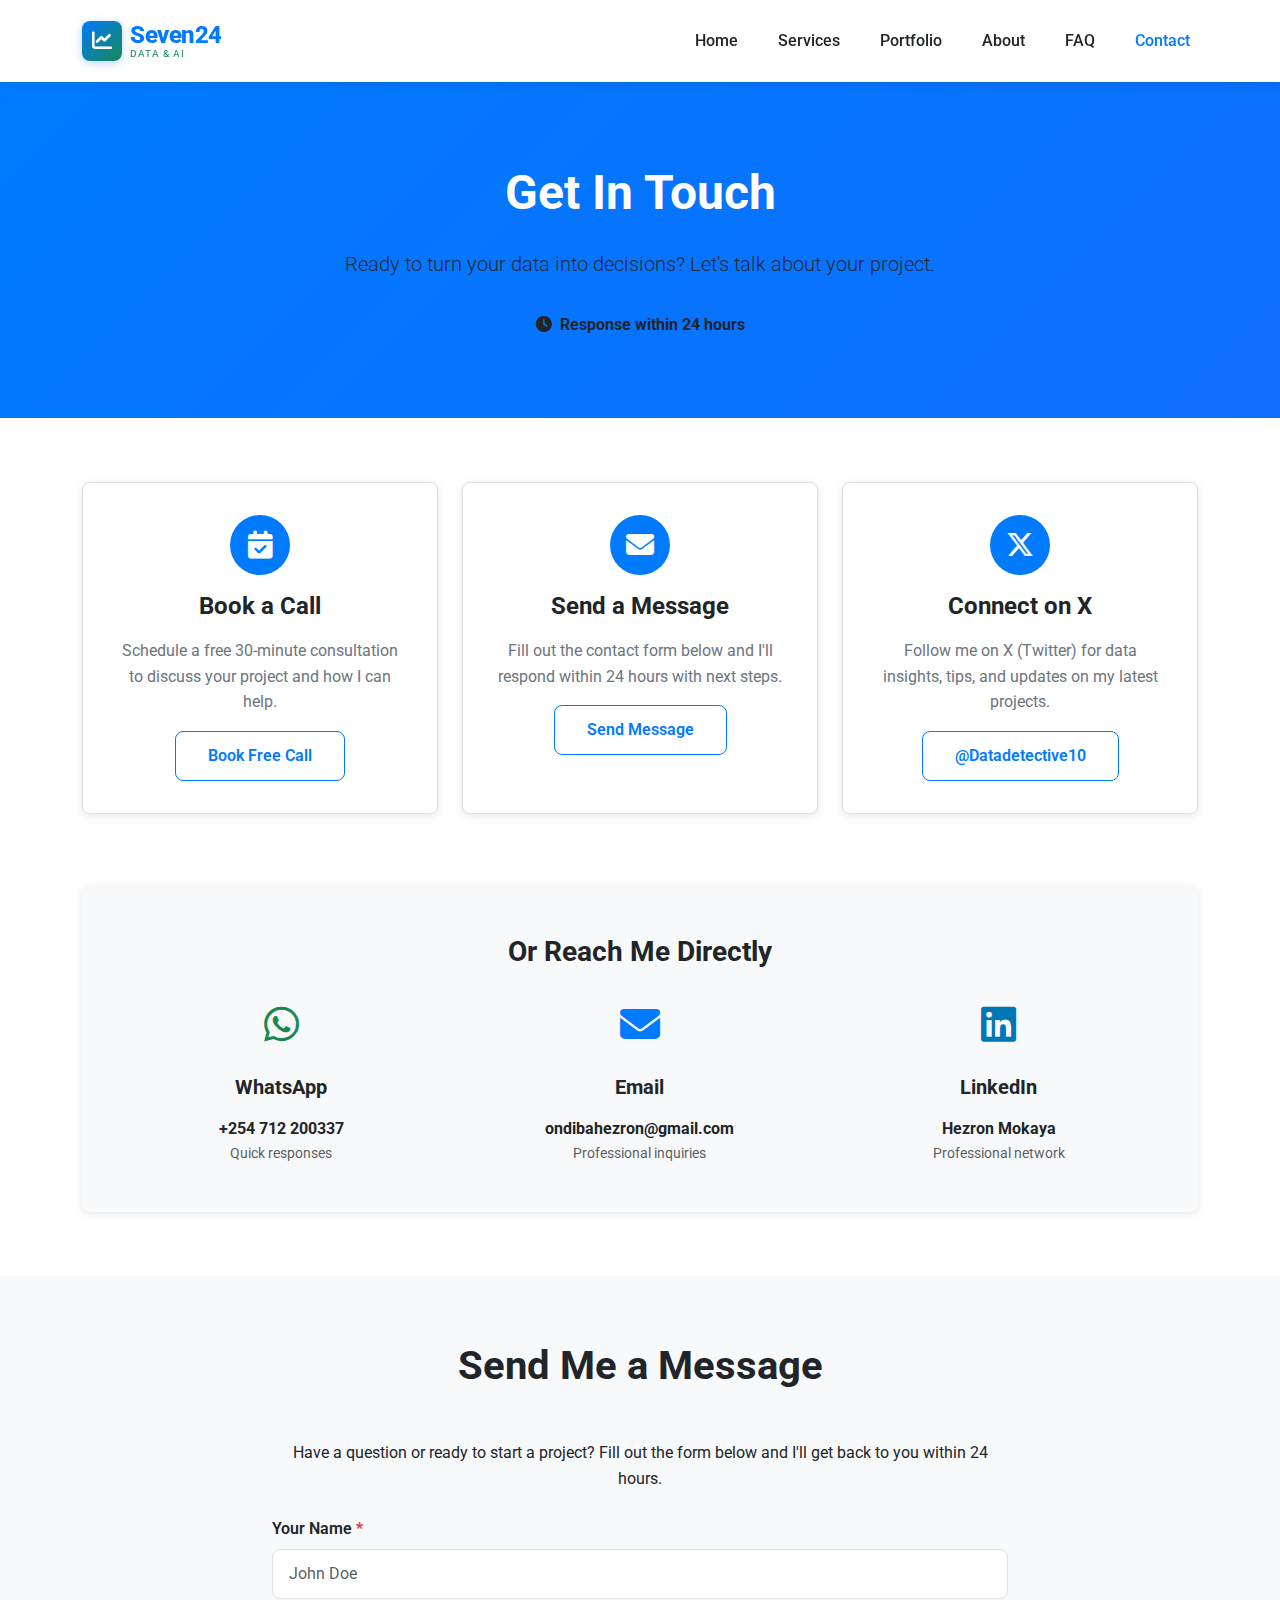
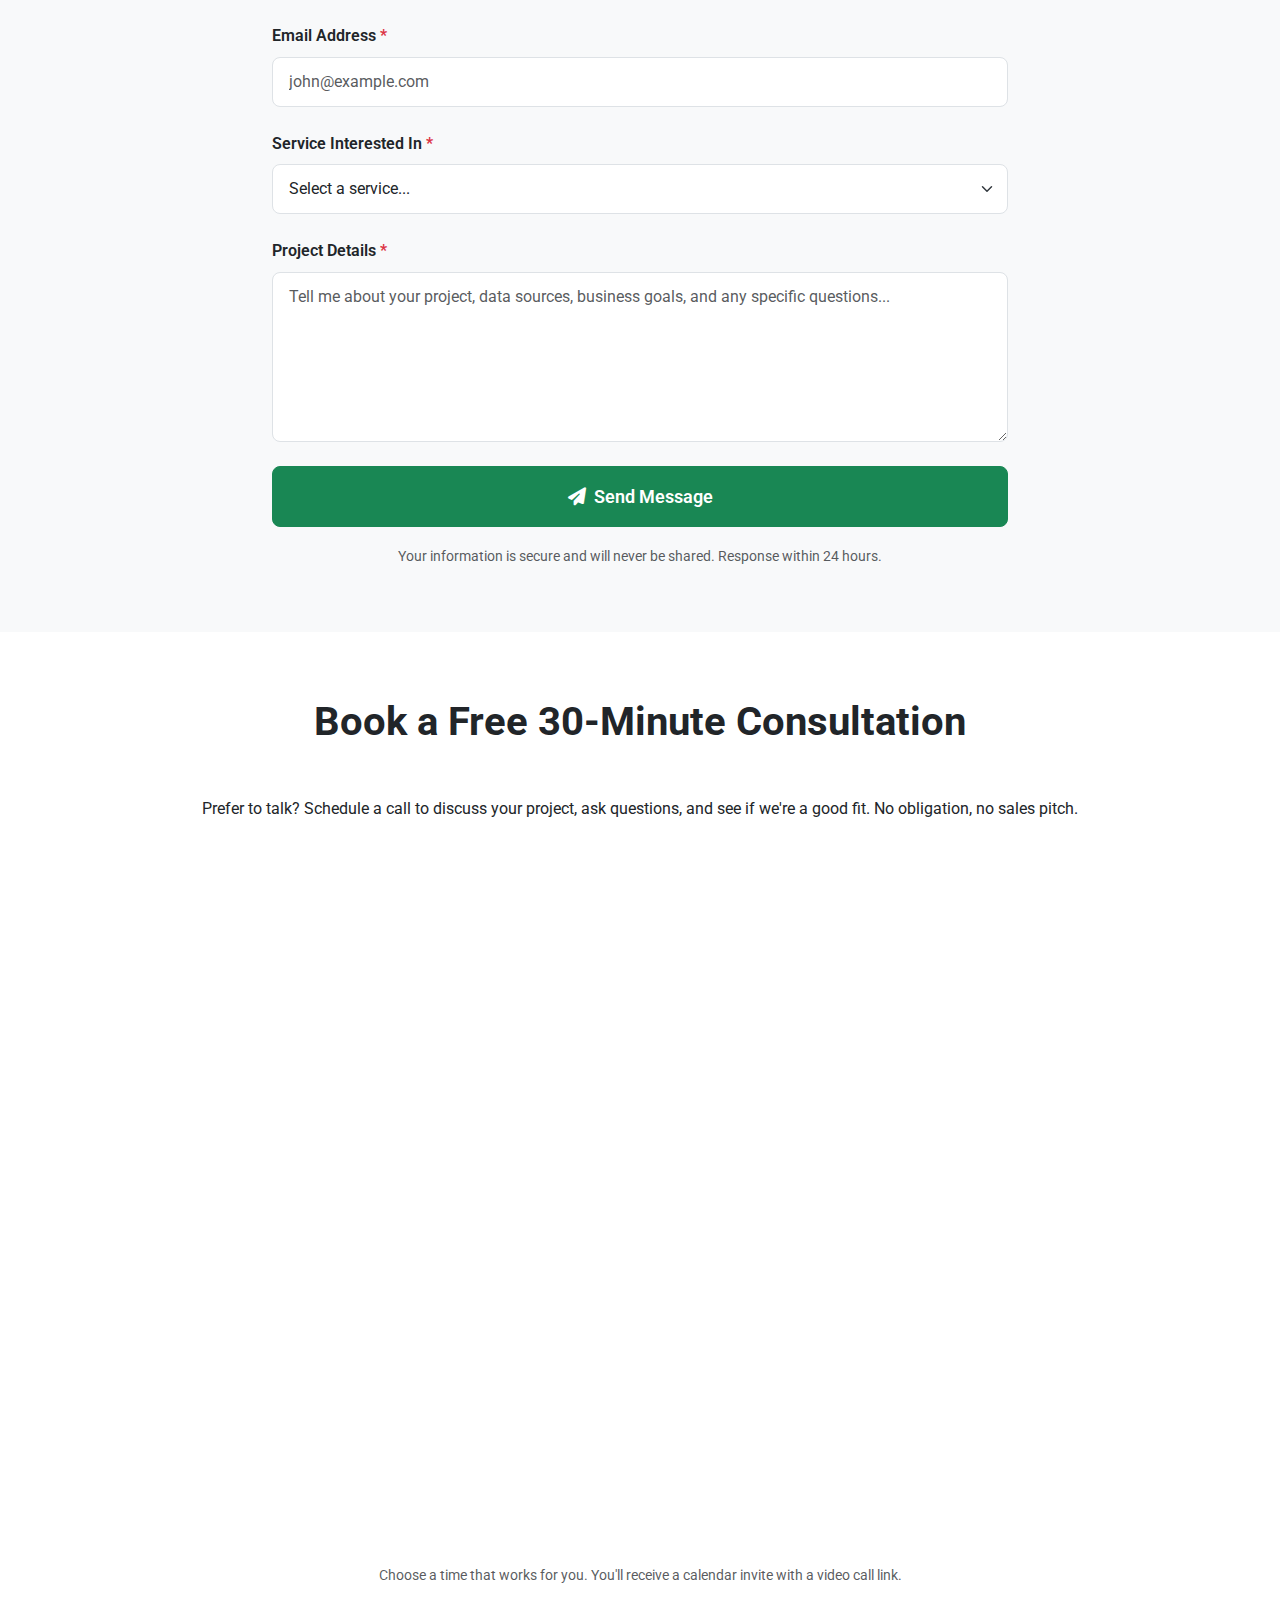
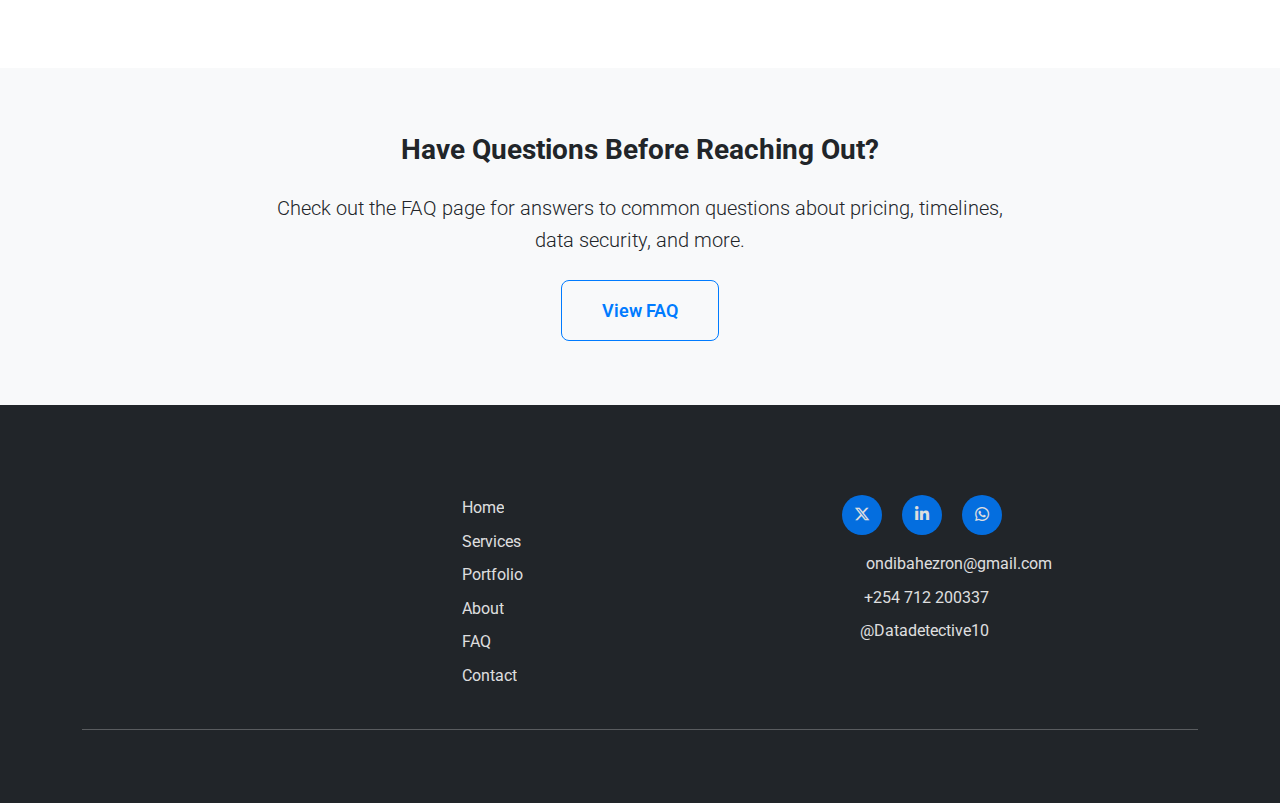
<file: contact.html>
<!DOCTYPE html>
<html lang="en">
<head>
    <meta charset="UTF-8">
    <meta name="viewport" content="width=device-width, initial-scale=1.0">

    <!-- SEO Meta Tags -->
    <title>Contact - Seven24 | Get Data Analytics Quote Kenya</title>
    <meta name="description" content="Contact Seven24 for a free data analytics consultation. Book a call or send a message. Response within 24 hours. Serving Nairobi and Kenya.">
    <meta name="keywords" content="contact data analyst, free consultation Kenya, Seven24 contact, Datadetective10">
    <meta name="author" content="Seven24">

    <!-- Open Graph Meta Tags -->
    <meta property="og:title" content="Contact - Seven24">
    <meta property="og:description" content="Get in touch for a free data analytics consultation.">
    <meta property="og:type" content="website">

    <!-- Bootstrap 5 CSS -->
    <link href="https://cdn.jsdelivr.net/npm/bootstrap@5.3.0/dist/css/bootstrap.min.css" rel="stylesheet">

    <!-- Google Fonts -->
    <link href="https://fonts.googleapis.com/css2?family=Roboto:wght@300;400;700&family=Open+Sans:wght@400;600&display=swap" rel="stylesheet">

    <!-- Font Awesome -->
    <link rel="stylesheet" href="https://cdnjs.cloudflare.com/ajax/libs/font-awesome/6.4.0/css/all.min.css">

    <!-- Custom CSS -->
    <link rel="stylesheet" href="css/custom.css">
</head>
<body>

    <!-- Navigation -->
    <nav class="navbar navbar-expand-lg navbar-light sticky-top">
        <div class="container">
            <a class="navbar-brand" href="index.html">
                <div class="logo-icon">
                    <i class="fas fa-chart-line"></i>
                </div>
                <div class="logo-text">
                    <span class="brand-name">Seven24</span>
                    <span class="brand-tagline">Data & AI</span>
                </div>
            </a>
            <button class="navbar-toggler" type="button" data-bs-toggle="collapse" data-bs-target="#navbarNav" aria-controls="navbarNav" aria-expanded="false" aria-label="Toggle navigation">
                <span class="navbar-toggler-icon"></span>
            </button>
            <div class="collapse navbar-collapse" id="navbarNav">
                <ul class="navbar-nav ms-auto">
                    <li class="nav-item">
                        <a class="nav-link" href="index.html">Home</a>
                    </li>
                    <li class="nav-item">
                        <a class="nav-link" href="services.html">Services</a>
                    </li>
                    <li class="nav-item">
                        <a class="nav-link" href="portfolio.html">Portfolio</a>
                    </li>
                    <li class="nav-item">
                        <a class="nav-link" href="about.html">About</a>
                    </li>
                    <li class="nav-item">
                        <a class="nav-link" href="faq.html">FAQ</a>
                    </li>
                    <li class="nav-item">
                        <a class="nav-link active" href="contact.html">Contact</a>
                    </li>
                </ul>
            </div>
        </div>
    </nav>

    <!-- Page Header -->
    <section class="hero-section">
        <div class="container">
            <div class="row justify-content-center">
                <div class="col-lg-8 text-center">
                    <h1>Get In Touch</h1>
                    <p class="lead">Ready to turn your data into decisions? Let's talk about your project.</p>
                    <p class="mb-0"><i class="fas fa-clock me-2"></i><strong>Response within 24 hours</strong></p>
                </div>
            </div>
        </div>
    </section>

    <!-- Contact Options Section -->
    <section class="section">
        <div class="container">
            <div class="row g-4 mb-5">
                <div class="col-lg-4 col-md-6">
                    <div class="card text-center h-100">
                        <div class="card-body">
                            <div class="card-icon">
                                <i class="fas fa-calendar-check"></i>
                            </div>
                            <h4 class="card-title">Book a Call</h4>
                            <p class="card-text">Schedule a free 30-minute consultation to discuss your project and how I can help.</p>
                            <a href="#calendly-section" class="btn btn-outline-primary">Book Free Call</a>
                        </div>
                    </div>
                </div>

                <div class="col-lg-4 col-md-6">
                    <div class="card text-center h-100">
                        <div class="card-body">
                            <div class="card-icon">
                                <i class="fas fa-envelope"></i>
                            </div>
                            <h4 class="card-title">Send a Message</h4>
                            <p class="card-text">Fill out the contact form below and I'll respond within 24 hours with next steps.</p>
                            <a href="#contact-form" class="btn btn-outline-primary">Send Message</a>
                        </div>
                    </div>
                </div>

                <div class="col-lg-4 col-md-6">
                    <div class="card text-center h-100">
                        <div class="card-body">
                            <div class="card-icon">
                                <i class="fab fa-x-twitter"></i>
                            </div>
                            <h4 class="card-title">Connect on X</h4>
                            <p class="card-text">Follow me on X (Twitter) for data insights, tips, and updates on my latest projects.</p>
                            <a href="https://twitter.com/Datadetective10" target="_blank" rel="noopener noreferrer" class="btn btn-outline-primary">@Datadetective10</a>
                        </div>
                    </div>
                </div>
            </div>

            <!-- Direct Contact Information -->
            <div class="row g-4 mt-3">
                <div class="col-12">
                    <div class="card bg-light-section border-0">
                        <div class="card-body text-center py-5">
                            <h3 class="mb-4">Or Reach Me Directly</h3>
                            <div class="row g-4">
                                <div class="col-lg-4 col-md-6">
                                    <div class="d-flex flex-column align-items-center">
                                        <div class="mb-3" style="font-size: 2.5rem; color: #198754;">
                                            <i class="fab fa-whatsapp"></i>
                                        </div>
                                        <h5>WhatsApp</h5>
                                        <a href="https://wa.me/254712200337" target="_blank" rel="noopener noreferrer" class="text-decoration-none">
                                            <p class="mb-0 fw-bold">+254 712 200337</p>
                                        </a>
                                        <small class="text-muted">Quick responses</small>
                                    </div>
                                </div>
                                <div class="col-lg-4 col-md-6">
                                    <div class="d-flex flex-column align-items-center">
                                        <div class="mb-3" style="font-size: 2.5rem; color: #007BFF;">
                                            <i class="fas fa-envelope"></i>
                                        </div>
                                        <h5>Email</h5>
                                        <a href="mailto:ondibahezron@gmail.com" class="text-decoration-none">
                                            <p class="mb-0 fw-bold">ondibahezron@gmail.com</p>
                                        </a>
                                        <small class="text-muted">Professional inquiries</small>
                                    </div>
                                </div>
                                <div class="col-lg-4 col-md-12">
                                    <div class="d-flex flex-column align-items-center">
                                        <div class="mb-3" style="font-size: 2.5rem; color: #0077B5;">
                                            <i class="fab fa-linkedin"></i>
                                        </div>
                                        <h5>LinkedIn</h5>
                                        <a href="https://www.linkedin.com/in/hezron-mokaya" target="_blank" rel="noopener noreferrer" class="text-decoration-none">
                                            <p class="mb-0 fw-bold">Hezron Mokaya</p>
                                        </a>
                                        <small class="text-muted">Professional network</small>
                                    </div>
                                </div>
                            </div>
                        </div>
                    </div>
                </div>
            </div>
        </div>
    </section>

    <!-- Contact Form Section -->
    <section class="section bg-light-section" id="contact-form">
        <div class="container">
            <div class="row justify-content-center">
                <div class="col-lg-8">
                    <h2 class="section-title">Send Me a Message</h2>
                    <p class="text-center mb-4">Have a question or ready to start a project? Fill out the form below and I'll get back to you within 24 hours.</p>

                    <!-- Netlify Form -->
                    <form name="contact" method="POST" data-netlify="true" netlify-honeypot="bot-field" class="needs-validation" novalidate>
                        <!-- Hidden field for Netlify -->
                        <input type="hidden" name="form-name" value="contact">

                        <!-- Honeypot field for spam protection (hidden from users) -->
                        <p style="display: none;">
                            <label>Don't fill this out if you're human: <input name="bot-field"></label>
                        </p>

                        <!-- Name Field -->
                        <div class="mb-4">
                            <label for="name" class="form-label">Your Name <span class="text-danger">*</span></label>
                            <input type="text" class="form-control" id="name" name="name" required placeholder="John Doe">
                            <div class="invalid-feedback">
                                Please provide your name.
                            </div>
                        </div>

                        <!-- Email Field -->
                        <div class="mb-4">
                            <label for="email" class="form-label">Email Address <span class="text-danger">*</span></label>
                            <input type="email" class="form-control" id="email" name="email" required placeholder="john@example.com">
                            <div class="invalid-feedback">
                                Please provide a valid email address.
                            </div>
                        </div>

                        <!-- Service Selection -->
                        <div class="mb-4">
                            <label for="service" class="form-label">Service Interested In <span class="text-danger">*</span></label>
                            <select class="form-select" id="service" name="service" required>
                                <option value="" selected disabled>Select a service...</option>
                                <option value="Python/R Data Cleaning & Analysis">Python/R Data Cleaning & Analysis</option>
                                <option value="Business Intelligence Dashboards">Business Intelligence Dashboards</option>
                                <option value="Statistical Modeling & Hypothesis Testing">Statistical Modeling & Hypothesis Testing</option>
                                <option value="Predictive Machine Learning Models">Predictive Machine Learning Models</option>
                                <option value="Workflow Automation & Applied AI">Workflow Automation & Applied AI</option>
                                <option value="Not sure / General inquiry">Not sure / General inquiry</option>
                            </select>
                            <div class="invalid-feedback">
                                Please select a service.
                            </div>
                        </div>

                        <!-- Message Field -->
                        <div class="mb-4">
                            <label for="message" class="form-label">Project Details <span class="text-danger">*</span></label>
                            <textarea class="form-control" id="message" name="message" rows="6" required placeholder="Tell me about your project, data sources, business goals, and any specific questions..."></textarea>
                            <div class="invalid-feedback">
                                Please describe your project.
                            </div>
                        </div>

                        <!-- Submit Button -->
                        <div class="d-grid gap-2">
                            <button type="submit" class="btn btn-primary btn-lg">
                                <i class="fas fa-paper-plane me-2"></i>Send Message
                            </button>
                        </div>

                        <p class="text-center text-muted mt-3 mb-0"><small>Your information is secure and will never be shared. Response within 24 hours.</small></p>
                    </form>
                </div>
            </div>
        </div>
    </section>

    <!-- Calendly Section -->
    <section class="section" id="calendly-section">
        <div class="container">
            <div class="row justify-content-center">
                <div class="col-lg-10">
                    <h2 class="section-title">Book a Free 30-Minute Consultation</h2>
                    <p class="text-center mb-4">Prefer to talk? Schedule a call to discuss your project, ask questions, and see if we're a good fit. No obligation, no sales pitch.</p>

                    <!-- Calendly inline widget begin -->
                    <div class="calendly-inline-widget" data-url="https://calendly.com/datadetective10?hide_gdpr_banner=1&background_color=f8f9fa&text_color=212529&primary_color=007bff" style="min-width:320px;height:700px;"></div>
                    <script type="text/javascript" src="https://assets.calendly.com/assets/external/widget.js" async></script>
                    <!-- Calendly inline widget end -->

                    <p class="text-center text-muted mt-3"><small>Choose a time that works for you. You'll receive a calendar invite with a video call link.</small></p>
                </div>
            </div>
        </div>
    </section>

    <!-- FAQ Quick Links -->
    <section class="section bg-light-section">
        <div class="container">
            <div class="row justify-content-center">
                <div class="col-lg-8 text-center">
                    <h3 class="mb-4">Have Questions Before Reaching Out?</h3>
                    <p class="lead mb-4">Check out the FAQ page for answers to common questions about pricing, timelines, data security, and more.</p>
                    <a href="faq.html" class="btn btn-outline-primary btn-lg">View FAQ</a>
                </div>
            </div>
        </div>
    </section>

    <!-- Footer -->
    <footer>
        <div class="container">
            <div class="row">
                <div class="col-lg-4 mb-4 mb-lg-0">
                    <h5 class="mb-3">Seven24</h5>
                    <p>Data, Analytics & AI for Better Business Decisions. Statistics Expert-powered solutions for businesses worldwide.</p>
                </div>
                <div class="col-lg-4 mb-4 mb-lg-0">
                    <h5 class="mb-3">Quick Links</h5>
                    <ul class="list-unstyled">
                        <li class="mb-2"><a href="index.html">Home</a></li>
                        <li class="mb-2"><a href="services.html">Services</a></li>
                        <li class="mb-2"><a href="portfolio.html">Portfolio</a></li>
                        <li class="mb-2"><a href="about.html">About</a></li>
                        <li class="mb-2"><a href="faq.html">FAQ</a></li>
                        <li class="mb-2"><a href="contact.html">Contact</a></li>
                    </ul>
                </div>
                <div class="col-lg-4">
                    <h5 class="mb-3">Connect</h5>
                    <div class="footer-social mb-3">
                        <a href="https://twitter.com/Datadetective10" target="_blank" rel="noopener noreferrer" aria-label="X (Twitter)">
                            <i class="fab fa-x-twitter"></i>
                        </a>
                        <a href="https://www.linkedin.com/in/hezron-mokaya" target="_blank" rel="noopener noreferrer" aria-label="LinkedIn">
                            <i class="fab fa-linkedin-in"></i>
                        </a>
                        <a href="https://wa.me/254712200337" target="_blank" rel="noopener noreferrer" aria-label="WhatsApp">
                            <i class="fab fa-whatsapp"></i>
                        </a>
                    </div>
                    <p class="mb-2"><i class="fas fa-envelope me-2"></i><a href="mailto:ondibahezron@gmail.com">ondibahezron@gmail.com</a></p>
                    <p class="mb-2"><i class="fab fa-whatsapp me-2"></i><a href="https://wa.me/254712200337" target="_blank" rel="noopener noreferrer">+254 712 200337</a></p>
                    <p>X: <a href="https://twitter.com/Datadetective10" target="_blank" rel="noopener noreferrer">@Datadetective10</a></p>
                </div>
            </div>
            <hr class="my-4 bg-light">
            <div class="row">
                <div class="col-12 text-center">
                    <p class="mb-0">&copy; 2026 Seven24. All rights reserved.</p>
                </div>
            </div>
        </div>
    </footer>

    <!-- Bootstrap JS Bundle -->
    <script src="https://cdn.jsdelivr.net/npm/bootstrap@5.3.0/dist/js/bootstrap.bundle.min.js"></script>

    <!-- Custom JS -->
    <script src="js/custom.js"></script>
</body>
</html>
</file>
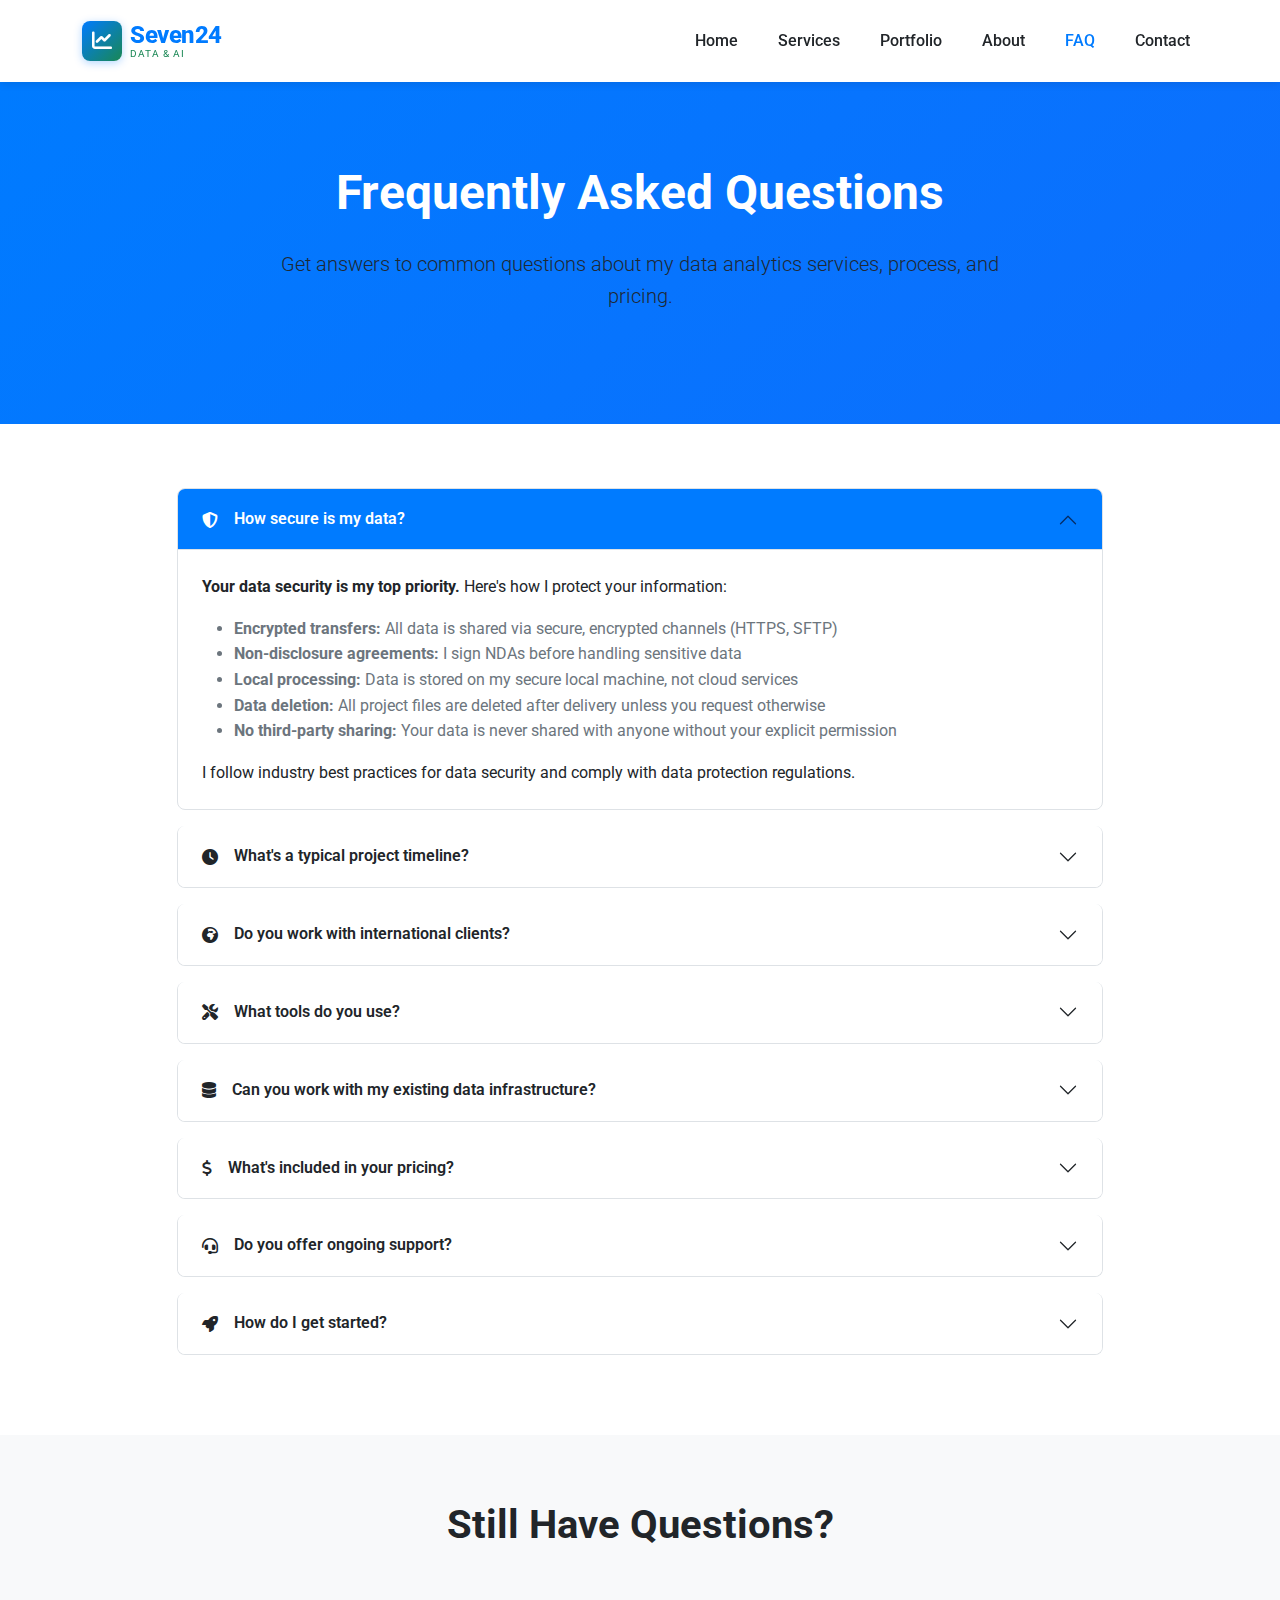
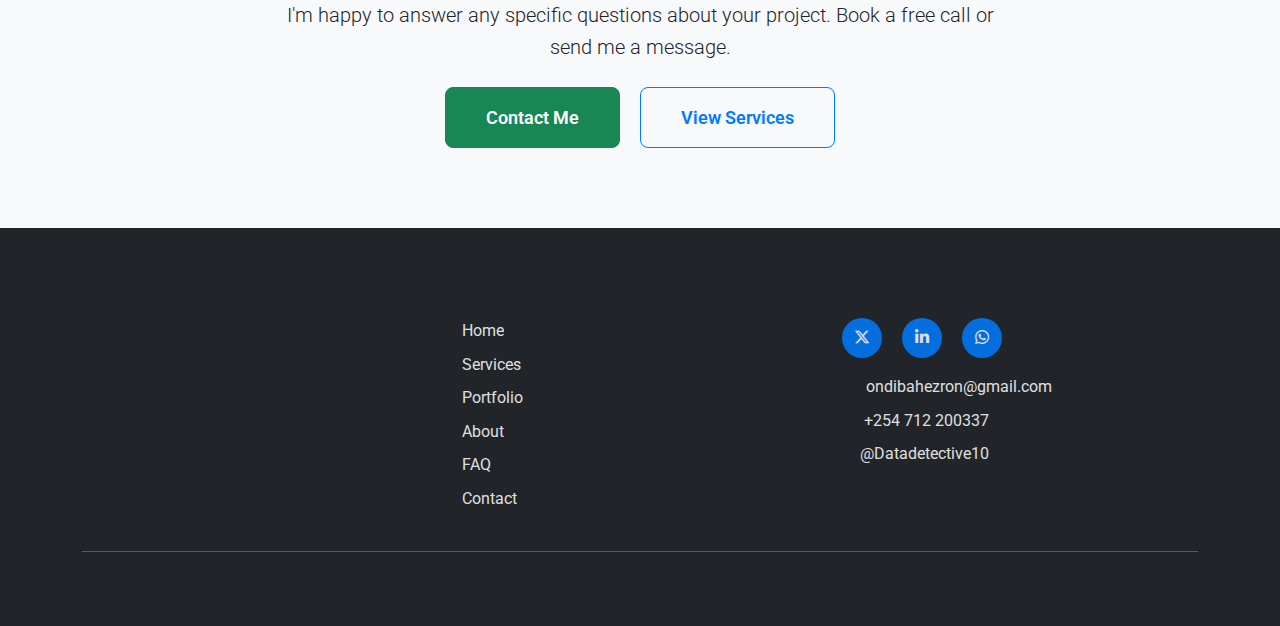
<file: faq.html>
<!DOCTYPE html>
<html lang="en">
<head>
    <meta charset="UTF-8">
    <meta name="viewport" content="width=device-width, initial-scale=1.0">

    <!-- SEO Meta Tags -->
    <title>FAQ - Seven24 | Data Analytics Questions Answered</title>
    <meta name="description" content="Frequently asked questions about Seven24's data analytics services: pricing, timelines, data security, tools, and how to get started.">
    <meta name="keywords" content="data analytics FAQ, Seven24 questions, pricing, timelines, data security">
    <meta name="author" content="Seven24">

    <!-- Open Graph Meta Tags -->
    <meta property="og:title" content="FAQ - Seven24">
    <meta property="og:description" content="Answers to common questions about data analytics services.">
    <meta property="og:type" content="website">

    <!-- Bootstrap 5 CSS -->
    <link href="https://cdn.jsdelivr.net/npm/bootstrap@5.3.0/dist/css/bootstrap.min.css" rel="stylesheet">

    <!-- Google Fonts -->
    <link href="https://fonts.googleapis.com/css2?family=Roboto:wght@300;400;700&family=Open+Sans:wght@400;600&display=swap" rel="stylesheet">

    <!-- Font Awesome -->
    <link rel="stylesheet" href="https://cdnjs.cloudflare.com/ajax/libs/font-awesome/6.4.0/css/all.min.css">

    <!-- Custom CSS -->
    <link rel="stylesheet" href="css/custom.css">
</head>
<body>

    <!-- Navigation -->
    <nav class="navbar navbar-expand-lg navbar-light sticky-top">
        <div class="container">
            <a class="navbar-brand" href="index.html">
                <div class="logo-icon">
                    <i class="fas fa-chart-line"></i>
                </div>
                <div class="logo-text">
                    <span class="brand-name">Seven24</span>
                    <span class="brand-tagline">Data & AI</span>
                </div>
            </a>
            <button class="navbar-toggler" type="button" data-bs-toggle="collapse" data-bs-target="#navbarNav" aria-controls="navbarNav" aria-expanded="false" aria-label="Toggle navigation">
                <span class="navbar-toggler-icon"></span>
            </button>
            <div class="collapse navbar-collapse" id="navbarNav">
                <ul class="navbar-nav ms-auto">
                    <li class="nav-item">
                        <a class="nav-link" href="index.html">Home</a>
                    </li>
                    <li class="nav-item">
                        <a class="nav-link" href="services.html">Services</a>
                    </li>
                    <li class="nav-item">
                        <a class="nav-link" href="portfolio.html">Portfolio</a>
                    </li>
                    <li class="nav-item">
                        <a class="nav-link" href="about.html">About</a>
                    </li>
                    <li class="nav-item">
                        <a class="nav-link active" href="faq.html">FAQ</a>
                    </li>
                    <li class="nav-item">
                        <a class="nav-link" href="contact.html">Contact</a>
                    </li>
                </ul>
            </div>
        </div>
    </nav>

    <!-- Page Header -->
    <section class="hero-section">
        <div class="container">
            <div class="row justify-content-center">
                <div class="col-lg-8 text-center">
                    <h1>Frequently Asked Questions</h1>
                    <p class="lead">Get answers to common questions about my data analytics services, process, and pricing.</p>
                </div>
            </div>
        </div>
    </section>

    <!-- FAQ Section -->
    <section class="section">
        <div class="container">
            <div class="row justify-content-center">
                <div class="col-lg-10">
                    <!-- FAQ Accordion -->
                    <div class="accordion" id="faqAccordion">

                        <!-- Question 1 -->
                        <div class="accordion-item">
                            <h2 class="accordion-header" id="headingOne">
                                <button class="accordion-button" type="button" data-bs-toggle="collapse" data-bs-target="#collapseOne" aria-expanded="true" aria-controls="collapseOne">
                                    <i class="fas fa-shield-alt me-3"></i>
                                    How secure is my data?
                                </button>
                            </h2>
                            <div id="collapseOne" class="accordion-collapse collapse show" aria-labelledby="headingOne" data-bs-parent="#faqAccordion">
                                <div class="accordion-body">
                                    <p><strong>Your data security is my top priority.</strong> Here's how I protect your information:</p>
                                    <ul>
                                        <li><strong>Encrypted transfers:</strong> All data is shared via secure, encrypted channels (HTTPS, SFTP)</li>
                                        <li><strong>Non-disclosure agreements:</strong> I sign NDAs before handling sensitive data</li>
                                        <li><strong>Local processing:</strong> Data is stored on my secure local machine, not cloud services</li>
                                        <li><strong>Data deletion:</strong> All project files are deleted after delivery unless you request otherwise</li>
                                        <li><strong>No third-party sharing:</strong> Your data is never shared with anyone without your explicit permission</li>
                                    </ul>
                                    <p class="mb-0">I follow industry best practices for data security and comply with data protection regulations.</p>
                                </div>
                            </div>
                        </div>

                        <!-- Question 2 -->
                        <div class="accordion-item">
                            <h2 class="accordion-header" id="headingTwo">
                                <button class="accordion-button collapsed" type="button" data-bs-toggle="collapse" data-bs-target="#collapseTwo" aria-expanded="false" aria-controls="collapseTwo">
                                    <i class="fas fa-clock me-3"></i>
                                    What's a typical project timeline?
                                </button>
                            </h2>
                            <div id="collapseTwo" class="accordion-collapse collapse" aria-labelledby="headingTwo" data-bs-parent="#faqAccordion">
                                <div class="accordion-body">
                                    <p><strong>Timelines vary by project complexity:</strong></p>
                                    <ul>
                                        <li><strong>Basic data cleaning & analysis:</strong> 3-5 days</li>
                                        <li><strong>Dashboard creation (Power BI/Tableau):</strong> 5-7 days</li>
                                        <li><strong>Statistical testing & A/B tests:</strong> 4-6 days</li>
                                        <li><strong>Predictive models:</strong> 7-10 days</li>
                                        <li><strong>Automation scripts:</strong> 5-7 days</li>
                                    </ul>
                                    <p><strong>Factors that affect timing:</strong></p>
                                    <ul>
                                        <li>Data quality (messy data takes longer to clean)</li>
                                        <li>Scope of analysis (number of variables, models to test)</li>
                                        <li>Revision rounds (typically 1-2 included in price)</li>
                                        <li>Your responsiveness (answering clarifying questions)</li>
                                    </ul>
                                    <p class="mb-0">Rush delivery (1-3 days) is available for an additional 50% fee for urgent projects.</p>
                                </div>
                            </div>
                        </div>

                        <!-- Question 3 -->
                        <div class="accordion-item">
                            <h2 class="accordion-header" id="headingThree">
                                <button class="accordion-button collapsed" type="button" data-bs-toggle="collapse" data-bs-target="#collapseThree" aria-expanded="false" aria-controls="collapseThree">
                                    <i class="fas fa-globe-africa me-3"></i>
                                    Do you work with international clients?
                                </button>
                            </h2>
                            <div id="collapseThree" class="accordion-collapse collapse" aria-labelledby="headingThree" data-bs-parent="#faqAccordion">
                                <div class="accordion-body">
                                    <p><strong>Yes, I work with clients worldwide!</strong> While I'm based in Nairobi, Kenya, I've successfully completed projects for clients across Africa, Europe, and North America.</p>
                                    <p><strong>What you need to know:</strong></p>
                                    <ul>
                                        <li><strong>Time zone:</strong> East Africa Time (EAT, UTC+3). I'm flexible and can schedule calls during your business hours.</li>
                                        <li><strong>Communication:</strong> All communication via email, Slack, or video calls (Zoom, Google Meet)</li>
                                        <li><strong>Payment:</strong> I accept international payments via PayPal, Wise, or bank transfer</li>
                                        <li><strong>Currency:</strong> Pricing is in USD for international clients, KES for Kenyan clients</li>
                                    </ul>
                                    <p class="mb-0">No matter where you're located, you'll receive the same high-quality service and fast turnaround times.</p>
                                </div>
                            </div>
                        </div>

                        <!-- Question 4 -->
                        <div class="accordion-item">
                            <h2 class="accordion-header" id="headingFour">
                                <button class="accordion-button collapsed" type="button" data-bs-toggle="collapse" data-bs-target="#collapseFour" aria-expanded="false" aria-controls="collapseFour">
                                    <i class="fas fa-tools me-3"></i>
                                    What tools do you use?
                                </button>
                            </h2>
                            <div id="collapseFour" class="accordion-collapse collapse" aria-labelledby="headingFour" data-bs-parent="#faqAccordion">
                                <div class="accordion-body">
                                    <p><strong>I work with industry-standard tools and can adapt to your existing tech stack:</strong></p>

                                    <p><strong>Programming & Analysis:</strong></p>
                                    <ul>
                                        <li>Python (pandas, NumPy, scikit-learn, statsmodels, TensorFlow, Keras)</li>
                                        <li>R (tidyverse, ggplot2, caret, forecast)</li>
                                        <li>SQL (PostgreSQL, MySQL, SQLite)</li>
                                    </ul>

                                    <p><strong>Dashboards & Visualization:</strong></p>
                                    <ul>
                                        <li>Power BI (DAX, Power Query)</li>
                                        <li>Tableau</li>
                                        <li>Python dashboards (Streamlit, Dash, Plotly)</li>
                                        <li>Excel (advanced formulas, pivot tables, macros)</li>
                                    </ul>

                                    <p><strong>Workflow & Collaboration:</strong></p>
                                    <ul>
                                        <li>Git/GitHub for version control</li>
                                        <li>Jupyter Notebooks for reproducible analysis</li>
                                        <li>Google Colab for sharing interactive notebooks</li>
                                    </ul>

                                    <p class="mb-0"><strong>Custom needs?</strong> If you use a specific tool (e.g., SAS, SPSS, Looker), let me know — I can likely accommodate or suggest alternatives.</p>
                                </div>
                            </div>
                        </div>

                        <!-- Question 5 -->
                        <div class="accordion-item">
                            <h2 class="accordion-header" id="headingFive">
                                <button class="accordion-button collapsed" type="button" data-bs-toggle="collapse" data-bs-target="#collapseFive" aria-expanded="false" aria-controls="collapseFive">
                                    <i class="fas fa-database me-3"></i>
                                    Can you work with my existing data infrastructure?
                                </button>
                            </h2>
                            <div id="collapseFive" class="accordion-collapse collapse" aria-labelledby="headingFive" data-bs-parent="#faqAccordion">
                                <div class="accordion-body">
                                    <p><strong>Yes, I can integrate with your existing systems.</strong> Here's what I typically work with:</p>

                                    <p><strong>Data Sources:</strong></p>
                                    <ul>
                                        <li><strong>Databases:</strong> PostgreSQL, MySQL, SQL Server, SQLite, MongoDB</li>
                                        <li><strong>Cloud storage:</strong> Google Drive, Dropbox, AWS S3, Azure Blob Storage</li>
                                        <li><strong>Spreadsheets:</strong> Excel, Google Sheets, CSV files</li>
                                        <li><strong>APIs:</strong> REST APIs, webhooks, third-party integrations</li>
                                        <li><strong>CRM/ERP systems:</strong> Salesforce, HubSpot, Zoho, Odoo</li>
                                    </ul>

                                    <p><strong>Delivery Formats:</strong></p>
                                    <ul>
                                        <li>Interactive dashboards (Power BI, Tableau, web apps)</li>
                                        <li>Python scripts you can run yourself</li>
                                        <li>Jupyter notebooks with documented code</li>
                                        <li>PDF reports with charts and insights</li>
                                        <li>CSV/Excel files with cleaned data or predictions</li>
                                    </ul>

                                    <p class="mb-0">If you have a specific setup, describe it during our consultation and I'll confirm compatibility.</p>
                                </div>
                            </div>
                        </div>

                        <!-- Question 6 -->
                        <div class="accordion-item">
                            <h2 class="accordion-header" id="headingSix">
                                <button class="accordion-button collapsed" type="button" data-bs-toggle="collapse" data-bs-target="#collapseSix" aria-expanded="false" aria-controls="collapseSix">
                                    <i class="fas fa-dollar-sign me-3"></i>
                                    What's included in your pricing?
                                </button>
                            </h2>
                            <div id="collapseSix" class="accordion-collapse collapse" aria-labelledby="headingSix" data-bs-parent="#faqAccordion">
                                <div class="accordion-body">
                                    <p><strong>I offer transparent, fixed-price packages with no hidden fees.</strong> Here's what's included:</p>

                                    <p><strong>Every Project Includes:</strong></p>
                                    <ul>
                                        <li><strong>Free consultation:</strong> 30-minute discovery call to scope the project</li>
                                        <li><strong>Data cleaning:</strong> Handling missing values, outliers, formatting issues</li>
                                        <li><strong>Analysis or model:</strong> The core deliverable (dashboard, model, test results)</li>
                                        <li><strong>Documentation:</strong> Clear explanation of methods, results, and how to use deliverables</li>
                                        <li><strong>1-2 revision rounds:</strong> Adjustments based on your feedback</li>
                                        <li><strong>2 weeks post-delivery support:</strong> Questions, minor tweaks, bug fixes</li>
                                    </ul>

                                    <p><strong>Sample Pricing:</strong></p>
                                    <ul>
                                        <li>Data cleaning & analysis: Starting at $100</li>
                                        <li>Dashboard creation: Starting at $150</li>
                                        <li>Statistical testing: Starting at $200</li>
                                        <li>Predictive models: Starting at $300</li>
                                        <li>Automation scripts: Starting at $250</li>
                                    </ul>

                                    <p><strong>Payment Terms:</strong></p>
                                    <ul>
                                        <li>50% upfront deposit to start work</li>
                                        <li>50% upon delivery and your approval</li>
                                        <li>Accepted methods: PayPal, Wise, M-Pesa (Kenya), bank transfer</li>
                                    </ul>

                                    <p class="mb-0"><strong>Volume discounts:</strong> 10% off for 3+ projects, 15% off for ongoing monthly retainers.</p>
                                </div>
                            </div>
                        </div>

                        <!-- Question 7 -->
                        <div class="accordion-item">
                            <h2 class="accordion-header" id="headingSeven">
                                <button class="accordion-button collapsed" type="button" data-bs-toggle="collapse" data-bs-target="#collapseSeven" aria-expanded="false" aria-controls="collapseSeven">
                                    <i class="fas fa-headset me-3"></i>
                                    Do you offer ongoing support?
                                </button>
                            </h2>
                            <div id="collapseSeven" class="accordion-collapse collapse" aria-labelledby="headingSeven" data-bs-parent="#faqAccordion">
                                <div class="accordion-body">
                                    <p><strong>Yes, I offer both one-time projects and ongoing support.</strong></p>

                                    <p><strong>Included Support (All Projects):</strong></p>
                                    <ul>
                                        <li>2 weeks of post-delivery support (questions, minor adjustments)</li>
                                        <li>Email response within 24 hours during support period</li>
                                        <li>Bug fixes and clarifications at no extra cost</li>
                                    </ul>

                                    <p><strong>Extended Support Options:</strong></p>
                                    <ul>
                                        <li><strong>Monthly retainer:</strong> Ongoing analytics, dashboard updates, ad-hoc analysis (starting at $500/month)</li>
                                        <li><strong>Quarterly updates:</strong> Refresh models with new data, retrain predictive models (starting at $200/quarter)</li>
                                        <li><strong>On-call availability:</strong> Priority support for urgent requests (custom pricing)</li>
                                    </ul>

                                    <p><strong>Training & Knowledge Transfer:</strong></p>
                                    <ul>
                                        <li>1-hour training session included: I'll walk you through how to use dashboards or run scripts</li>
                                        <li>Additional training sessions available at $100/hour</li>
                                        <li>Documentation always included so you can self-serve</li>
                                    </ul>

                                    <p class="mb-0"><strong>Goal:</strong> I want you to be self-sufficient, but I'm here when you need me.</p>
                                </div>
                            </div>
                        </div>

                        <!-- Question 8 -->
                        <div class="accordion-item">
                            <h2 class="accordion-header" id="headingEight">
                                <button class="accordion-button collapsed" type="button" data-bs-toggle="collapse" data-bs-target="#collapseEight" aria-expanded="false" aria-controls="collapseEight">
                                    <i class="fas fa-rocket me-3"></i>
                                    How do I get started?
                                </button>
                            </h2>
                            <div id="collapseEight" class="accordion-collapse collapse" aria-labelledby="headingEight" data-bs-parent="#faqAccordion">
                                <div class="accordion-body">
                                    <p><strong>Getting started is simple! Here's the process:</strong></p>

                                    <p><strong>Step 1: Reach Out</strong></p>
                                    <ul>
                                        <li>Fill out the <a href="contact.html#contact-form">contact form</a> with project details</li>
                                        <li>Or <a href="contact.html#calendly-section">book a free 30-minute call</a> to discuss live</li>
                                        <li>Response within 24 hours guaranteed</li>
                                    </ul>

                                    <p><strong>Step 2: Discovery Call</strong></p>
                                    <ul>
                                        <li>We discuss your business goals, data sources, and desired outcomes</li>
                                        <li>I assess feasibility and identify any potential challenges</li>
                                        <li>You ask questions about my process, experience, and pricing</li>
                                    </ul>

                                    <p><strong>Step 3: Proposal & Agreement</strong></p>
                                    <ul>
                                        <li>I send a detailed proposal with scope, timeline, deliverables, and fixed price</li>
                                        <li>You review and approve (or request changes)</li>
                                        <li>We sign a simple service agreement (1-2 pages, plain language)</li>
                                    </ul>

                                    <p><strong>Step 4: Project Kickoff</strong></p>
                                    <ul>
                                        <li>You pay the 50% deposit (secure payment link sent via email)</li>
                                        <li>You share data and any relevant context</li>
                                        <li>I start work immediately and provide progress updates</li>
                                    </ul>

                                    <p><strong>Step 5: Delivery & Support</strong></p>
                                    <ul>
                                        <li>I deliver the final work (dashboard, report, model, etc.)</li>
                                        <li>You review and request any revisions (1-2 rounds included)</li>
                                        <li>You pay the remaining 50% upon approval</li>
                                        <li>2 weeks of support for questions and minor adjustments</li>
                                    </ul>

                                    <p class="mb-0"><strong>Ready to start?</strong> <a href="contact.html">Contact me today</a> and let's turn your data into decisions.</p>
                                </div>
                            </div>
                        </div>

                    </div>
                </div>
            </div>
        </div>
    </section>

    <!-- CTA Section -->
    <section class="section bg-light-section">
        <div class="container">
            <div class="row justify-content-center">
                <div class="col-lg-8 text-center">
                    <h2 class="section-title">Still Have Questions?</h2>
                    <p class="lead mb-4">I'm happy to answer any specific questions about your project. Book a free call or send me a message.</p>
                    <a href="contact.html" class="btn btn-primary btn-lg me-3 mb-3">Contact Me</a>
                    <a href="services.html" class="btn btn-outline-primary btn-lg mb-3">View Services</a>
                </div>
            </div>
        </div>
    </section>

    <!-- Footer -->
    <footer>
        <div class="container">
            <div class="row">
                <div class="col-lg-4 mb-4 mb-lg-0">
                    <h5 class="mb-3">Seven24</h5>
                    <p>Data, Analytics & AI for Better Business Decisions. Statistics Expert-powered solutions for businesses worldwide.</p>
                </div>
                <div class="col-lg-4 mb-4 mb-lg-0">
                    <h5 class="mb-3">Quick Links</h5>
                    <ul class="list-unstyled">
                        <li class="mb-2"><a href="index.html">Home</a></li>
                        <li class="mb-2"><a href="services.html">Services</a></li>
                        <li class="mb-2"><a href="portfolio.html">Portfolio</a></li>
                        <li class="mb-2"><a href="about.html">About</a></li>
                        <li class="mb-2"><a href="faq.html">FAQ</a></li>
                        <li class="mb-2"><a href="contact.html">Contact</a></li>
                    </ul>
                </div>
                <div class="col-lg-4">
                    <h5 class="mb-3">Connect</h5>
                    <div class="footer-social mb-3">
                        <a href="https://twitter.com/Datadetective10" target="_blank" rel="noopener noreferrer" aria-label="X (Twitter)">
                            <i class="fab fa-x-twitter"></i>
                        </a>
                        <a href="https://www.linkedin.com/in/hezron-mokaya" target="_blank" rel="noopener noreferrer" aria-label="LinkedIn">
                            <i class="fab fa-linkedin-in"></i>
                        </a>
                        <a href="https://wa.me/254712200337" target="_blank" rel="noopener noreferrer" aria-label="WhatsApp">
                            <i class="fab fa-whatsapp"></i>
                        </a>
                    </div>
                    <p class="mb-2"><i class="fas fa-envelope me-2"></i><a href="mailto:ondibahezron@gmail.com">ondibahezron@gmail.com</a></p>
                    <p class="mb-2"><i class="fab fa-whatsapp me-2"></i><a href="https://wa.me/254712200337" target="_blank" rel="noopener noreferrer">+254 712 200337</a></p>
                    <p>X: <a href="https://twitter.com/Datadetective10" target="_blank" rel="noopener noreferrer">@Datadetective10</a></p>
                </div>
            </div>
            <hr class="my-4 bg-light">
            <div class="row">
                <div class="col-12 text-center">
                    <p class="mb-0">&copy; 2026 Seven24. All rights reserved.</p>
                </div>
            </div>
        </div>
    </footer>

    <!-- Bootstrap JS Bundle -->
    <script src="https://cdn.jsdelivr.net/npm/bootstrap@5.3.0/dist/js/bootstrap.bundle.min.js"></script>

    <!-- Custom JS -->
    <script src="js/custom.js"></script>
</body>
</html>
</file>
<file: css/custom.css>
/* ========================================
   Seven24 Custom Styles
   Data, Analytics & AI for Better Business Decisions
   ======================================== */

/* ========================================
   CSS Variables - Brand Colors
   ======================================== */
:root {
    --primary-blue: #007BFF;
    --hover-blue: #0d6efd;
    --success-green: #198754;
    --accent-green: #28A745;
    --light-bg: #F8F9FA;
    --white: #FFFFFF;
    --dark-text: #212529;
    --gray-text: #6C757D;
    --border-color: #DEE2E6;
}

/* ========================================
   Typography
   ======================================== */
body {
    font-family: 'Roboto', 'Open Sans', -apple-system, BlinkMacSystemFont, 'Segoe UI', sans-serif;
    font-size: 16px;
    line-height: 1.6;
    color: var(--dark-text);
    background-color: var(--white);
}

h1, h2, h3, h4, h5, h6 {
    font-weight: 700;
    line-height: 1.3;
    margin-bottom: 1rem;
    color: var(--dark-text);
}

h1 { font-size: 2.5rem; }
h2 { font-size: 2rem; }
h3 { font-size: 1.75rem; }
h4 { font-size: 1.5rem; }
h5 { font-size: 1.25rem; }
h6 { font-size: 1rem; }

p {
    margin-bottom: 1rem;
    color: var(--dark-text);
}

a {
    color: var(--primary-blue);
    text-decoration: none;
    transition: color 0.3s ease;
}

a:hover {
    color: var(--hover-blue);
}

/* ========================================
   Navigation
   ======================================== */
.navbar {
    background-color: var(--white);
    box-shadow: 0 2px 8px rgba(0, 0, 0, 0.1);
    padding: 1rem 0;
}

.navbar-brand {
    font-weight: 700;
    font-size: 1.75rem;
    color: var(--primary-blue) !important;
    transition: all 0.3s ease;
    display: flex;
    align-items: center;
    gap: 0.5rem;
}

.navbar-brand:hover {
    color: var(--hover-blue) !important;
    transform: translateY(-2px);
}

/* Logo Styling */
.logo-icon {
    width: 40px;
    height: 40px;
    background: linear-gradient(135deg, var(--primary-blue) 0%, var(--success-green) 100%);
    border-radius: 8px;
    display: flex;
    align-items: center;
    justify-content: center;
    font-weight: 700;
    font-size: 1.25rem;
    color: white;
    box-shadow: 0 2px 8px rgba(0, 123, 255, 0.3);
    transition: all 0.3s ease;
}

.navbar-brand:hover .logo-icon {
    transform: rotate(5deg) scale(1.05);
    box-shadow: 0 4px 12px rgba(0, 123, 255, 0.4);
}

.logo-text {
    display: flex;
    flex-direction: column;
    line-height: 1.2;
}

.logo-text .brand-name {
    font-size: 1.5rem;
    font-weight: 800;
    letter-spacing: -0.5px;
}

.logo-text .brand-tagline {
    font-size: 0.65rem;
    font-weight: 400;
    color: var(--success-green);
    text-transform: uppercase;
    letter-spacing: 1px;
    margin-top: -2px;
}

.navbar-nav .nav-link {
    font-weight: 500;
    color: var(--dark-text);
    margin-left: 1.5rem;
    transition: color 0.3s ease;
}

.navbar-nav .nav-link:hover,
.navbar-nav .nav-link.active {
    color: var(--primary-blue);
}

.navbar-toggler {
    border-color: var(--primary-blue);
}

.navbar-toggler-icon {
    background-image: url("data:image/svg+xml,%3csvg xmlns='http://www.w3.org/2000/svg' viewBox='0 0 30 30'%3e%3cpath stroke='rgba(0, 123, 255, 1)' stroke-linecap='round' stroke-miterlimit='10' stroke-width='2' d='M4 7h22M4 15h22M4 23h22'/%3e%3c/svg%3e");
}

/* ========================================
   Hero Section
   ======================================== */
.hero-section {
    background: linear-gradient(135deg, var(--primary-blue) 0%, var(--hover-blue) 100%);
    color: var(--white);
    padding: 5rem 0;
    text-align: center;
}

.hero-section h1 {
    color: var(--white);
    font-size: 3rem;
    margin-bottom: 1.5rem;
    font-weight: 700;
}

.hero-section .lead {
    font-size: 1.25rem;
    margin-bottom: 2rem;
    opacity: 0.95;
}

/* ========================================
   Buttons
   ======================================== */
.btn-primary {
    background-color: var(--success-green);
    border-color: var(--success-green);
    color: var(--white);
    padding: 0.75rem 2rem;
    font-weight: 600;
    border-radius: 8px;
    transition: all 0.3s ease;
}

.btn-primary:hover {
    background-color: #157347;
    border-color: #146c43;
    transform: translateY(-2px);
    box-shadow: 0 4px 12px rgba(25, 135, 84, 0.3);
}

.btn-outline-primary {
    color: var(--primary-blue);
    border-color: var(--primary-blue);
    padding: 0.75rem 2rem;
    font-weight: 600;
    border-radius: 8px;
    transition: all 0.3s ease;
}

.btn-outline-primary:hover {
    background-color: var(--primary-blue);
    border-color: var(--primary-blue);
    color: var(--white);
    transform: translateY(-2px);
    box-shadow: 0 4px 12px rgba(0, 123, 255, 0.3);
}

.btn-lg {
    padding: 1rem 2.5rem;
    font-size: 1.125rem;
}

/* ========================================
   Cards
   ======================================== */
.card {
    border: 1px solid var(--border-color);
    border-radius: 8px;
    box-shadow: 0 2px 8px rgba(0, 0, 0, 0.1);
    transition: all 0.3s ease;
    height: 100%;
}

.card:hover {
    box-shadow: 0 4px 16px rgba(0, 0, 0, 0.15);
    transform: translateY(-4px);
}

.card-icon {
    width: 60px;
    height: 60px;
    background-color: var(--primary-blue);
    color: var(--white);
    border-radius: 50%;
    display: flex;
    align-items: center;
    justify-content: center;
    font-size: 1.75rem;
    margin: 0 auto 1rem;
}

.card-title {
    font-size: 1.5rem;
    font-weight: 700;
    margin-bottom: 1rem;
    color: var(--dark-text);
}

.card-text {
    color: var(--gray-text);
    margin-bottom: 1rem;
}

.card-body {
    padding: 2rem;
}

/* ========================================
   Sections
   ======================================== */
.section {
    padding: 4rem 0;
}

.section-title {
    text-align: center;
    margin-bottom: 3rem;
    font-size: 2.5rem;
    font-weight: 700;
    color: var(--dark-text);
}

.section-subtitle {
    text-align: center;
    color: var(--gray-text);
    font-size: 1.125rem;
    margin-bottom: 3rem;
    max-width: 700px;
    margin-left: auto;
    margin-right: auto;
}

.bg-light-section {
    background-color: var(--light-bg);
}

/* ========================================
   Service Cards
   ======================================== */
.service-card {
    background-color: var(--white);
    padding: 2rem;
    border-radius: 8px;
    margin-bottom: 2rem;
    border: 1px solid var(--border-color);
    transition: all 0.3s ease;
}

.service-card:hover {
    box-shadow: 0 4px 16px rgba(0, 0, 0, 0.15);
    transform: translateY(-4px);
}

.service-card .service-icon {
    width: 70px;
    height: 70px;
    background-color: var(--primary-blue);
    color: var(--white);
    border-radius: 12px;
    display: flex;
    align-items: center;
    justify-content: center;
    font-size: 2rem;
    margin-bottom: 1.5rem;
}

.service-card h3 {
    font-size: 1.5rem;
    margin-bottom: 1rem;
    color: var(--dark-text);
}

.service-card ul {
    list-style: none;
    padding-left: 0;
    margin-bottom: 1.5rem;
}

.service-card ul li {
    padding: 0.5rem 0;
    color: var(--gray-text);
}

.service-card ul li:before {
    content: "\f00c";
    font-family: "Font Awesome 6 Free";
    font-weight: 900;
    color: var(--success-green);
    margin-right: 0.75rem;
}

.service-price {
    font-weight: 700;
    color: var(--success-green);
    font-size: 1.125rem;
}

/* ========================================
   Process Section
   ======================================== */
.process-step {
    text-align: center;
    padding: 2rem;
}

.process-icon {
    width: 80px;
    height: 80px;
    background-color: var(--primary-blue);
    color: var(--white);
    border-radius: 50%;
    display: flex;
    align-items: center;
    justify-content: center;
    font-size: 2rem;
    margin: 0 auto 1.5rem;
    transition: all 0.3s ease;
}

.process-step:hover .process-icon {
    background-color: var(--success-green);
    transform: scale(1.1);
}

.process-arrow {
    font-size: 2rem;
    color: var(--primary-blue);
    text-align: center;
    padding: 2rem 0;
}

/* ========================================
   Portfolio/Case Studies
   ======================================== */
.portfolio-card {
    background-color: var(--white);
    border-radius: 8px;
    overflow: hidden;
    box-shadow: 0 2px 8px rgba(0, 0, 0, 0.1);
    transition: all 0.3s ease;
    height: 100%;
}

.portfolio-card:hover {
    box-shadow: 0 4px 16px rgba(0, 0, 0, 0.15);
    transform: translateY(-4px);
}

.portfolio-card img {
    width: 100%;
    height: 250px;
    object-fit: cover;
}

.portfolio-card .card-body {
    padding: 2rem;
}

.portfolio-card .badge {
    margin-right: 0.5rem;
    margin-bottom: 0.5rem;
    padding: 0.5rem 1rem;
    font-weight: 600;
}

.demo-button {
    margin-top: 1rem;
}

/* ========================================
   Skills Grid
   ======================================== */
.skills-grid {
    display: grid;
    grid-template-columns: repeat(auto-fit, minmax(120px, 1fr));
    gap: 2rem;
    margin: 3rem 0;
}

.skill-item {
    text-align: center;
    padding: 1.5rem;
    background-color: var(--light-bg);
    border-radius: 8px;
    transition: all 0.3s ease;
}

.skill-item:hover {
    background-color: var(--primary-blue);
    color: var(--white);
    transform: translateY(-4px);
}

.skill-item i {
    font-size: 3rem;
    margin-bottom: 1rem;
    color: var(--primary-blue);
}

.skill-item:hover i {
    color: var(--white);
}

.skill-item p {
    margin: 0;
    font-weight: 600;
    color: var(--dark-text);
}

.skill-item:hover p {
    color: var(--white);
}

/* ========================================
   Contact Form
   ======================================== */
.form-control {
    border-radius: 8px;
    border: 1px solid var(--border-color);
    padding: 0.75rem 1rem;
    font-size: 1rem;
    transition: border-color 0.3s ease;
}

.form-control:focus {
    border-color: var(--primary-blue);
    box-shadow: 0 0 0 0.2rem rgba(0, 123, 255, 0.25);
}

.form-label {
    font-weight: 600;
    margin-bottom: 0.5rem;
    color: var(--dark-text);
}

.form-select {
    border-radius: 8px;
    border: 1px solid var(--border-color);
    padding: 0.75rem 1rem;
    font-size: 1rem;
}

/* ========================================
   Accordion (FAQ)
   ======================================== */
.accordion-item {
    border: 1px solid var(--border-color);
    border-radius: 8px !important;
    margin-bottom: 1rem;
    overflow: hidden;
}

.accordion-button {
    font-weight: 600;
    color: var(--dark-text);
    background-color: var(--white);
    padding: 1.25rem 1.5rem;
}

.accordion-button:not(.collapsed) {
    background-color: var(--primary-blue);
    color: var(--white);
}

.accordion-button:focus {
    box-shadow: 0 0 0 0.2rem rgba(0, 123, 255, 0.25);
}

.accordion-body {
    padding: 1.5rem;
    color: var(--gray-text);
}

/* ========================================
   Footer
   ======================================== */
footer {
    background-color: var(--dark-text);
    color: var(--white);
    padding: 3rem 0 1.5rem;
}

footer a {
    color: var(--white);
    opacity: 0.85;
    transition: opacity 0.3s ease;
}

footer a:hover {
    opacity: 1;
    color: var(--primary-blue);
}

.footer-social a {
    display: inline-block;
    width: 40px;
    height: 40px;
    background-color: var(--primary-blue);
    color: var(--white);
    border-radius: 50%;
    text-align: center;
    line-height: 40px;
    margin-right: 1rem;
    transition: all 0.3s ease;
}

.footer-social a:hover {
    background-color: var(--success-green);
    transform: translateY(-2px);
}

/* ========================================
   Utility Classes
   ======================================== */
.text-primary-custom {
    color: var(--primary-blue);
}

.text-success-custom {
    color: var(--success-green);
}

.bg-primary-custom {
    background-color: var(--primary-blue);
}

.bg-light-custom {
    background-color: var(--light-bg);
}

/* ========================================
   Responsive Design
   ======================================== */

/* Tablets and below */
@media (max-width: 991px) {
    .hero-section h1 {
        font-size: 2.5rem;
    }

    .section-title {
        font-size: 2rem;
    }

    .navbar-nav .nav-link {
        margin-left: 0;
        margin-top: 0.5rem;
    }

    .process-arrow {
        font-size: 1.5rem;
        padding: 1rem 0;
    }
}

/* Mobile devices */
@media (max-width: 767px) {
    .hero-section {
        padding: 3rem 0;
    }

    .hero-section h1 {
        font-size: 2rem;
    }

    .hero-section .lead {
        font-size: 1rem;
    }

    .section {
        padding: 2.5rem 0;
    }

    .section-title {
        font-size: 1.75rem;
        margin-bottom: 2rem;
    }

    .section-subtitle {
        font-size: 1rem;
    }

    h1 { font-size: 2rem; }
    h2 { font-size: 1.75rem; }
    h3 { font-size: 1.5rem; }
    h4 { font-size: 1.25rem; }

    .btn-lg {
        padding: 0.75rem 1.5rem;
        font-size: 1rem;
    }

    .card-body {
        padding: 1.5rem;
    }

    .skills-grid {
        grid-template-columns: repeat(auto-fit, minmax(100px, 1fr));
        gap: 1rem;
    }
}

/* Small mobile devices */
@media (max-width: 575px) {
    .hero-section h1 {
        font-size: 1.75rem;
    }

    .section-title {
        font-size: 1.5rem;
    }

    .process-step {
        padding: 1rem;
    }

    .process-icon {
        width: 60px;
        height: 60px;
        font-size: 1.5rem;
    }
}

/* Smooth scrolling */
html {
    scroll-behavior: smooth;
}

/* Focus visible for accessibility */
*:focus-visible {
    outline: 2px solid var(--primary-blue);
    outline-offset: 2px;
}
</file>
